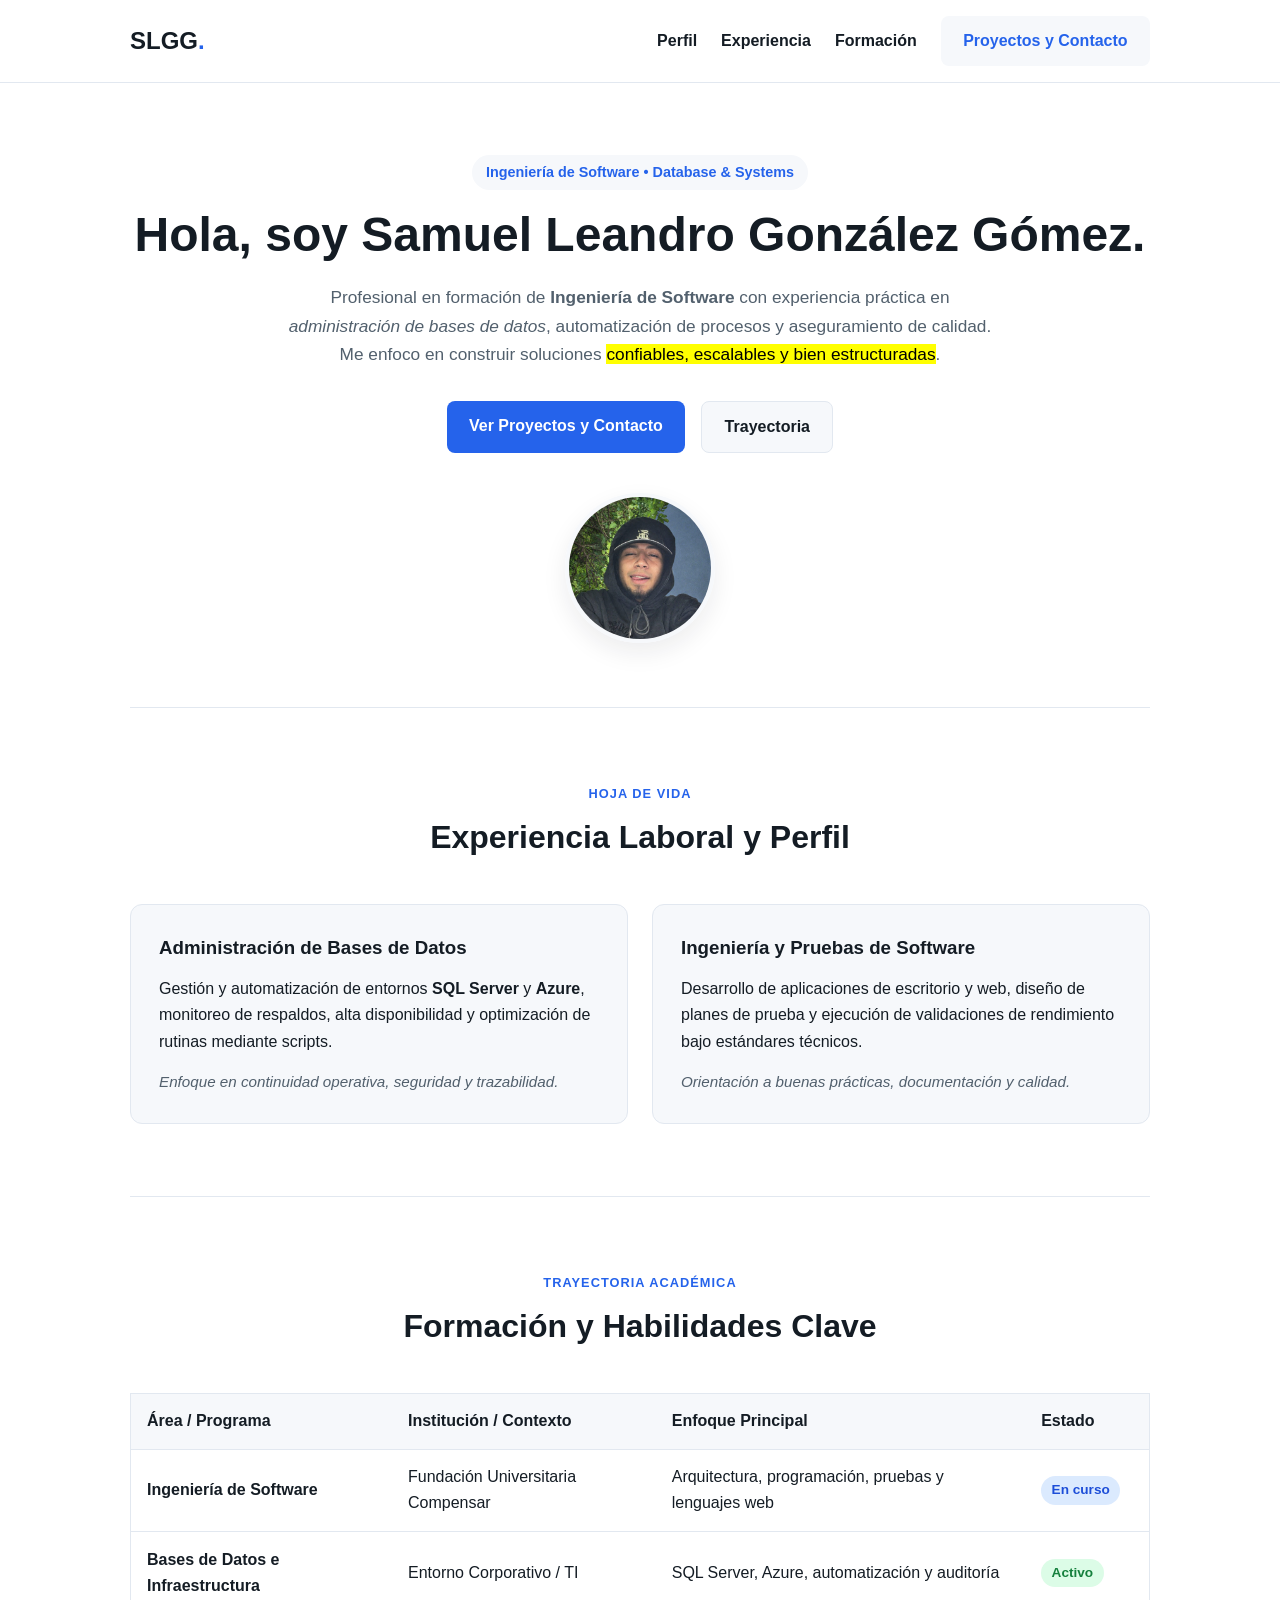
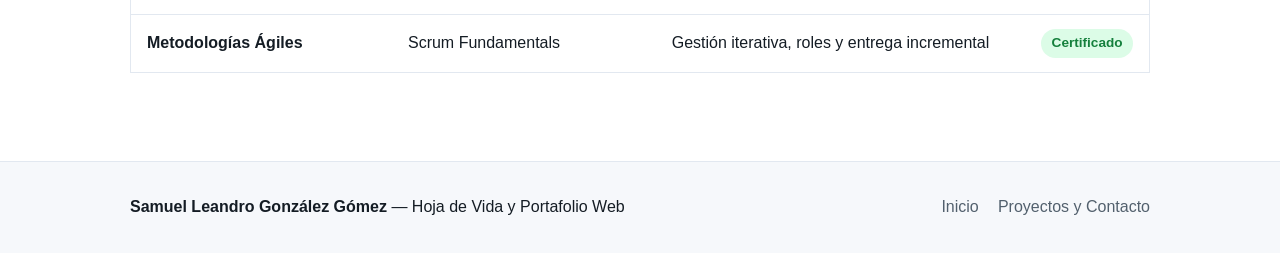
<file: index.html>
<!DOCTYPE html>
<html lang="es">
<head>
    <meta charset="UTF-8">
    <meta name="viewport" content="width=device-width, initial-scale=1.0">
    <meta name="description" content="Portafolio y hoja de vida profesional de Samuel Leandro González Gómez - Ingeniería de Software y Administración de Bases de Datos.">
    <title>Samuel Leandro González Gómez | Perfil Profesional</title>
    <link rel="stylesheet" href="css/styles.css">
</head>
<body>
    <header class="site-header">
        <div class="container nav-bar">
            <a href="index.html" class="brand-logo">SLGG<span>.</span></a>
            <nav aria-label="Navegación principal">
                <ul class="nav-list">
                    <li><a href="#perfil">Perfil</a></li>
                    <li><a href="#experiencia">Experiencia</a></li>
                    <li><a href="#formacion">Formación</a></li>
                    <li><a href="proyectos.html" class="btn-link">Proyectos y Contacto</a></li>
                </ul>
            </nav>
        </div>
    </header>

    <main>
        <!-- Sección Hero al estilo portafolio limpio -->
        <section id="perfil" class="hero">
            <div class="container hero-content">
                <span class="role-badge">Ingeniería de Software • Database &amp; Systems</span>
                <h1>Hola, soy Samuel Leandro González Gómez.</h1>
                <p class="hero-summary">
                    Profesional en formación de <strong>Ingeniería de Software</strong> con experiencia práctica en
                    <em>administración de bases de datos</em>, automatización de procesos y aseguramiento de calidad.
                    Me enfoco en construir soluciones <mark>confiables, escalables y bien estructuradas</mark>.
                </p>
                <div class="hero-actions">
                    <a href="proyectos.html" class="btn-primary">Ver Proyectos y Contacto</a>
                    <a href="#experiencia" class="btn-secondary">Trayectoria</a>
                </div>
                <div class="avatar-wrapper">
                    <img src="img/avatar.png" alt="Ilustración o fotografía de perfil de Samuel Leandro González Gómez" class="avatar-img">
                </div>
            </div>
        </section>

        <hr class="divider">

        <!-- Datos personales, académicos y laborales -->
        <section id="experiencia" class="section container">
            <div class="section-heading">
                <span class="kicker">Hoja de Vida</span>
                <h2>Experiencia Laboral y Perfil</h2>
            </div>

            <div class="cards-grid">
                <article class="info-card">
                    <h3>Administración de Bases de Datos</h3>
                    <p>
                        Gestión y automatización de entornos <strong>SQL Server</strong> y <strong>Azure</strong>,
                        monitoreo de respaldos, alta disponibilidad y optimización de rutinas mediante scripts.
                    </p>
                    <p class="note-italic">Enfoque en continuidad operativa, seguridad y trazabilidad.</p>
                </article>

                <article class="info-card">
                    <h3>Ingeniería y Pruebas de Software</h3>
                    <p>
                        Desarrollo de aplicaciones de escritorio y web, diseño de planes de prueba y ejecución de
                        validaciones de rendimiento bajo estándares técnicos.
                    </p>
                    <p class="note-italic">Orientación a buenas prácticas, documentación y calidad.</p>
                </article>
            </div>
        </section>

        <hr class="divider">

        <!-- Tabla de formación y competencias -->
        <section id="formacion" class="section container">
            <div class="section-heading">
                <span class="kicker">Trayectoria Académica</span>
                <h2>Formación y Habilidades Clave</h2>
            </div>

            <div class="table-responsive">
                <table class="cv-table">
                    <thead>
                        <tr>
                            <th>Área / Programa</th>
                            <th>Institución / Contexto</th>
                            <th>Enfoque Principal</th>
                            <th>Estado</th>
                        </tr>
                    </thead>
                    <tbody>
                        <tr>
                            <td><strong>Ingeniería de Software</strong></td>
                            <td>Fundación Universitaria Compensar</td>
                            <td>Arquitectura, programación, pruebas y lenguajes web</td>
                            <td><span class="tag-active">En curso</span></td>
                        </tr>
                        <tr>
                            <td><strong>Bases de Datos e Infraestructura</strong></td>
                            <td>Entorno Corporativo / TI</td>
                            <td>SQL Server, Azure, automatización y auditoría</td>
                            <td><span class="tag-done">Activo</span></td>
                        </tr>
                        <tr>
                            <td><strong>Metodologías Ágiles</strong></td>
                            <td>Scrum Fundamentals</td>
                            <td>Gestión iterativa, roles y entrega incremental</td>
                            <td><span class="tag-done">Certificado</span></td>
                        </tr>
                    </tbody>
                </table>
            </div>
        </section>
    </main>

    <footer class="site-footer">
        <div class="container footer-inner">
            <p><strong>Samuel Leandro González Gómez</strong> — Hoja de Vida y Portafolio Web</p>
            <div class="footer-links">
                <a href="index.html">Inicio</a>
                <a href="proyectos.html">Proyectos y Contacto</a>
            </div>
        </div>
    </footer>

    <script src="js/app.js"></script>
</body>
</html>
</file>
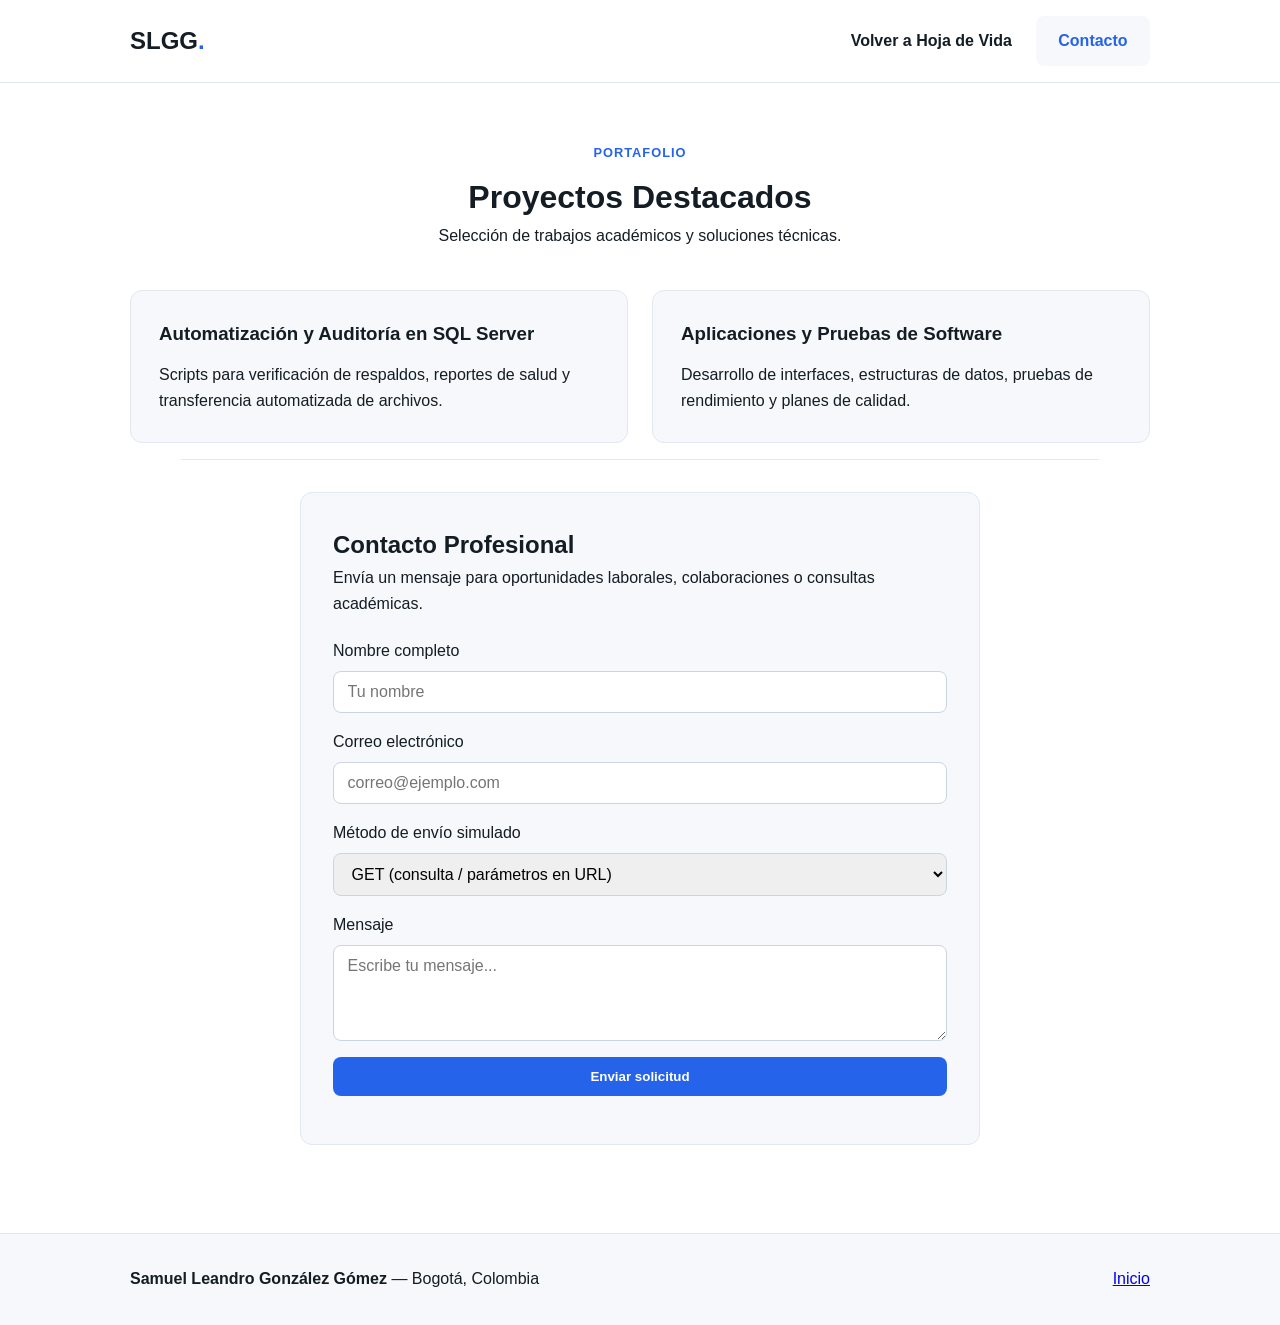
<file: proyectos.html>
<!DOCTYPE html>
<html lang="es">
<head>
    <meta charset="UTF-8">
    <meta name="viewport" content="width=device-width, initial-scale=1.0">
    <title>Proyectos y Contacto | Samuel Leandro González Gómez</title>
    <link rel="stylesheet" href="css/styles.css">
</head>
<body>
    <header class="site-header">
        <div class="container nav-bar">
            <a href="index.html" class="brand-logo">SLGG<span>.</span></a>
            <nav aria-label="Navegación secundaria">
                <ul class="nav-list">
                    <li><a href="index.html">Volver a Hoja de Vida</a></li>
                    <li><a href="#contacto" class="btn-link">Contacto</a></li>
                </ul>
            </nav>
        </div>
    </header>

    <main class="section container">
        <div class="section-heading">
            <span class="kicker">Portafolio</span>
            <h2>Proyectos Destacados</h2>
            <p>Selección de trabajos académicos y soluciones técnicas.</p>
        </div>

        <div class="cards-grid">
            <article class="info-card">
                <h3>Automatización y Auditoría en SQL Server</h3>
                <p>Scripts para verificación de respaldos, reportes de salud y transferencia automatizada de archivos.</p>
            </article>
            <article class="info-card">
                <h3>Aplicaciones y Pruebas de Software</h3>
                <p>Desarrollo de interfaces, estructuras de datos, pruebas de rendimiento y planes de calidad.</p>
            </article>
        </div>

        <hr class="divider">

        <section id="contacto" class="contact-box">
            <h2>Contacto Profesional</h2>
            <p>Envía un mensaje para oportunidades laborales, colaboraciones o consultas académicas.</p>

            <form id="contactForm" class="contact-form" action="#" method="get">
                <div class="form-group">
                    <label for="nombre">Nombre completo</label>
                    <input type="text" id="nombre" name="nombre" required placeholder="Tu nombre">
                </div>

                <div class="form-group">
                    <label for="correo">Correo electrónico</label>
                    <input type="email" id="correo" name="correo" required placeholder="correo@ejemplo.com">
                </div>

                <div class="form-group">
                    <label for="metodo">Método de envío simulado</label>
                    <select id="metodo" name="metodo">
                        <option value="GET">GET (consulta / parámetros en URL)</option>
                        <option value="POST">POST (envío de datos de formulario)</option>
                        <option value="PUT">PUT (actualización de recurso)</option>
                    </select>
                </div>

                <div class="form-group">
                    <label for="mensaje">Mensaje</label>
                    <textarea id="mensaje" name="mensaje" rows="4" required placeholder="Escribe tu mensaje..."></textarea>
                </div>

                <button type="submit" class="btn-primary">Enviar solicitud</button>
            </form>

            <div id="formFeedback" class="feedback-box" aria-live="polite"></div>
        </section>
    </main>

    <footer class="site-footer">
        <div class="container footer-inner">
            <p><strong>Samuel Leandro González Gómez</strong> — Bogotá, Colombia</p>
            <a href="index.html">Inicio</a>
        </div>
    </footer>

    <script src="js/app.js"></script>
</body>
</html>
</file>
<file: css/styles.css>
:root {
    --bg-main: #ffffff;
    --bg-soft: #f6f8fb;
    --text-dark: #141c24;
    --text-muted: #52606d;
    --accent: #2563eb;
    --accent-dark: #1d4ed8;
    --border: #e2e8f0;
}

* {
    box-sizing: border-box;
    margin: 0;
    padding: 0;
}

body {
    font-family: "Segoe UI", Tahoma, Geneva, Verdana, sans-serif;
    background-color: var(--bg-main);
    color: var(--text-dark);
    line-height: 1.65;
}

.container {
    width: 90%;
    max-width: 1020px;
    margin: 0 auto;
}

/* Encabezado y navegación */
.site-header {
    background-color: rgba(255, 255, 255, 0.95);
    border-bottom: 1px solid var(--border);
    position: sticky;
    top: 0;
    z-index: 100;
}

.nav-bar {
    display: flex;
    justify-content: space-between;
    align-items: center;
    padding: 1rem 0;
    gap: 1rem;
    flex-wrap: wrap;
}

.brand-logo {
    font-size: 1.5rem;
    font-weight: 800;
    text-decoration: none;
    color: var(--text-dark);
}

.brand-logo span {
    color: var(--accent);
}

.nav-list {
    list-style: none;
    display: flex;
    align-items: center;
    gap: 1.5rem;
    flex-wrap: wrap;
}

.nav-list a {
    text-decoration: none;
    color: var(--text-dark);
    font-weight: 600;
}

.nav-list a:hover {
    color: var(--accent);
}

/* Hero */
.hero {
    padding: 4.5rem 0 3rem;
    text-align: center;
}

.role-badge {
    display: inline-block;
    background-color: var(--bg-soft);
    color: var(--accent);
    padding: 0.35rem 0.9rem;
    border-radius: 999px;
    font-size: 0.9rem;
    font-weight: 700;
    margin-bottom: 1rem;
}

.hero h1 {
    font-size: clamp(2rem, 4vw, 3rem);
    line-height: 1.2;
    margin-bottom: 1.2rem;
}

.hero-summary {
    max-width: 720px;
    margin: 0 auto 2rem;
    color: var(--text-muted);
    font-size: 1.08rem;
}

.hero-actions {
    display: flex;
    justify-content: center;
    gap: 1rem;
    flex-wrap: wrap;
    margin-bottom: 2.5rem;
}

.btn-primary,
.btn-secondary,
.btn-link {
    display: inline-block;
    padding: 0.75rem 1.4rem;
    border-radius: 8px;
    text-decoration: none;
    font-weight: 600;
    border: none;
    cursor: pointer;
}

.btn-primary {
    background-color: var(--accent);
    color: #ffffff;
}

.btn-primary:hover {
    background-color: var(--accent-dark);
}

.btn-secondary {
    background-color: var(--bg-soft);
    color: var(--text-dark);
    border: 1px solid var(--border);
}

.btn-link {
    background-color: var(--bg-soft);
    color: var(--accent) !important;
}

.avatar-wrapper {
    display: flex;
    justify-content: center;
}

.avatar-img {
    width: 150px;
    height: 150px;
    object-fit: cover;
    border-radius: 50%;
    border: 4px solid var(--bg-soft);
    box-shadow: 0 10px 25px rgba(20, 28, 36, 0.08);
}

/* Divisor */
.divider {
    border: 0;
    border-top: 1px solid var(--border);
    margin: 1rem auto;
    width: 90%;
    max-width: 1020px;
}

/* Secciones y tarjetas */
.section {
    padding: 3.5rem 0;
}

.section-heading {
    text-align: center;
    margin-bottom: 2.5rem;
}

.kicker {
    text-transform: uppercase;
    letter-spacing: 0.08em;
    font-size: 0.8rem;
    font-weight: 700;
    color: var(--accent);
}

.section-heading h2 {
    font-size: 2rem;
    margin-top: 0.3rem;
}

.cards-grid {
    display: grid;
    grid-template-columns: repeat(auto-fit, minmax(280px, 1fr));
    gap: 1.5rem;
}

.info-card {
    background-color: var(--bg-soft);
    border: 1px solid var(--border);
    border-radius: 12px;
    padding: 1.75rem;
}

.info-card h3 {
    margin-bottom: 0.75rem;
}

.note-italic {
    margin-top: 0.9rem;
    font-style: italic;
    color: var(--text-muted);
    font-size: 0.95rem;
}

/* Tabla */
.table-responsive {
    overflow-x: auto;
}

.cv-table {
    width: 100%;
    border-collapse: collapse;
    background-color: #ffffff;
    border: 1px solid var(--border);
}

.cv-table th,
.cv-table td {
    padding: 0.9rem 1rem;
    text-align: left;
    border-bottom: 1px solid var(--border);
}

.cv-table th {
    background-color: var(--bg-soft);
    font-weight: 700;
}

.tag-active,
.tag-done {
    display: inline-block;
    padding: 0.2rem 0.65rem;
    border-radius: 999px;
    font-size: 0.85rem;
    font-weight: 600;
}

.tag-active {
    background-color: #dbeafe;
    color: #1d4ed8;
}

.tag-done {
    background-color: #dcfce7;
    color: #15803d;
}

/* Formulario */
.contact-box {
    max-width: 680px;
    margin: 2rem auto 0;
    background-color: var(--bg-soft);
    padding: 2rem;
    border-radius: 12px;
    border: 1px solid var(--border);
}

.contact-form {
    display: grid;
    gap: 1rem;
    margin-top: 1.25rem;
}

.form-group {
    display: flex;
    flex-direction: column;
    gap: 0.4rem;
}

.form-group input,
.form-group select,
.form-group textarea {
    padding: 0.7rem 0.85rem;
    border: 1px solid #cbd5e1;
    border-radius: 8px;
    font-family: inherit;
    font-size: 1rem;
}

.feedback-box {
    margin-top: 1rem;
    font-weight: 600;
    color: var(--accent-dark);
}

/* Footer */
.site-footer {
    border-top: 1px solid var(--border);
    padding: 2rem 0;
    margin-top: 2rem;
    background-color: var(--bg-soft);
}

.footer-inner {
    display: flex;
    justify-content: space-between;
    align-items: center;
    flex-wrap: wrap;
    gap: 1rem;
}

.footer-links {
    display: flex;
    gap: 1.2rem;
}

.footer-links a {
    color: var(--text-muted);
    text-decoration: none;
}
</file>
